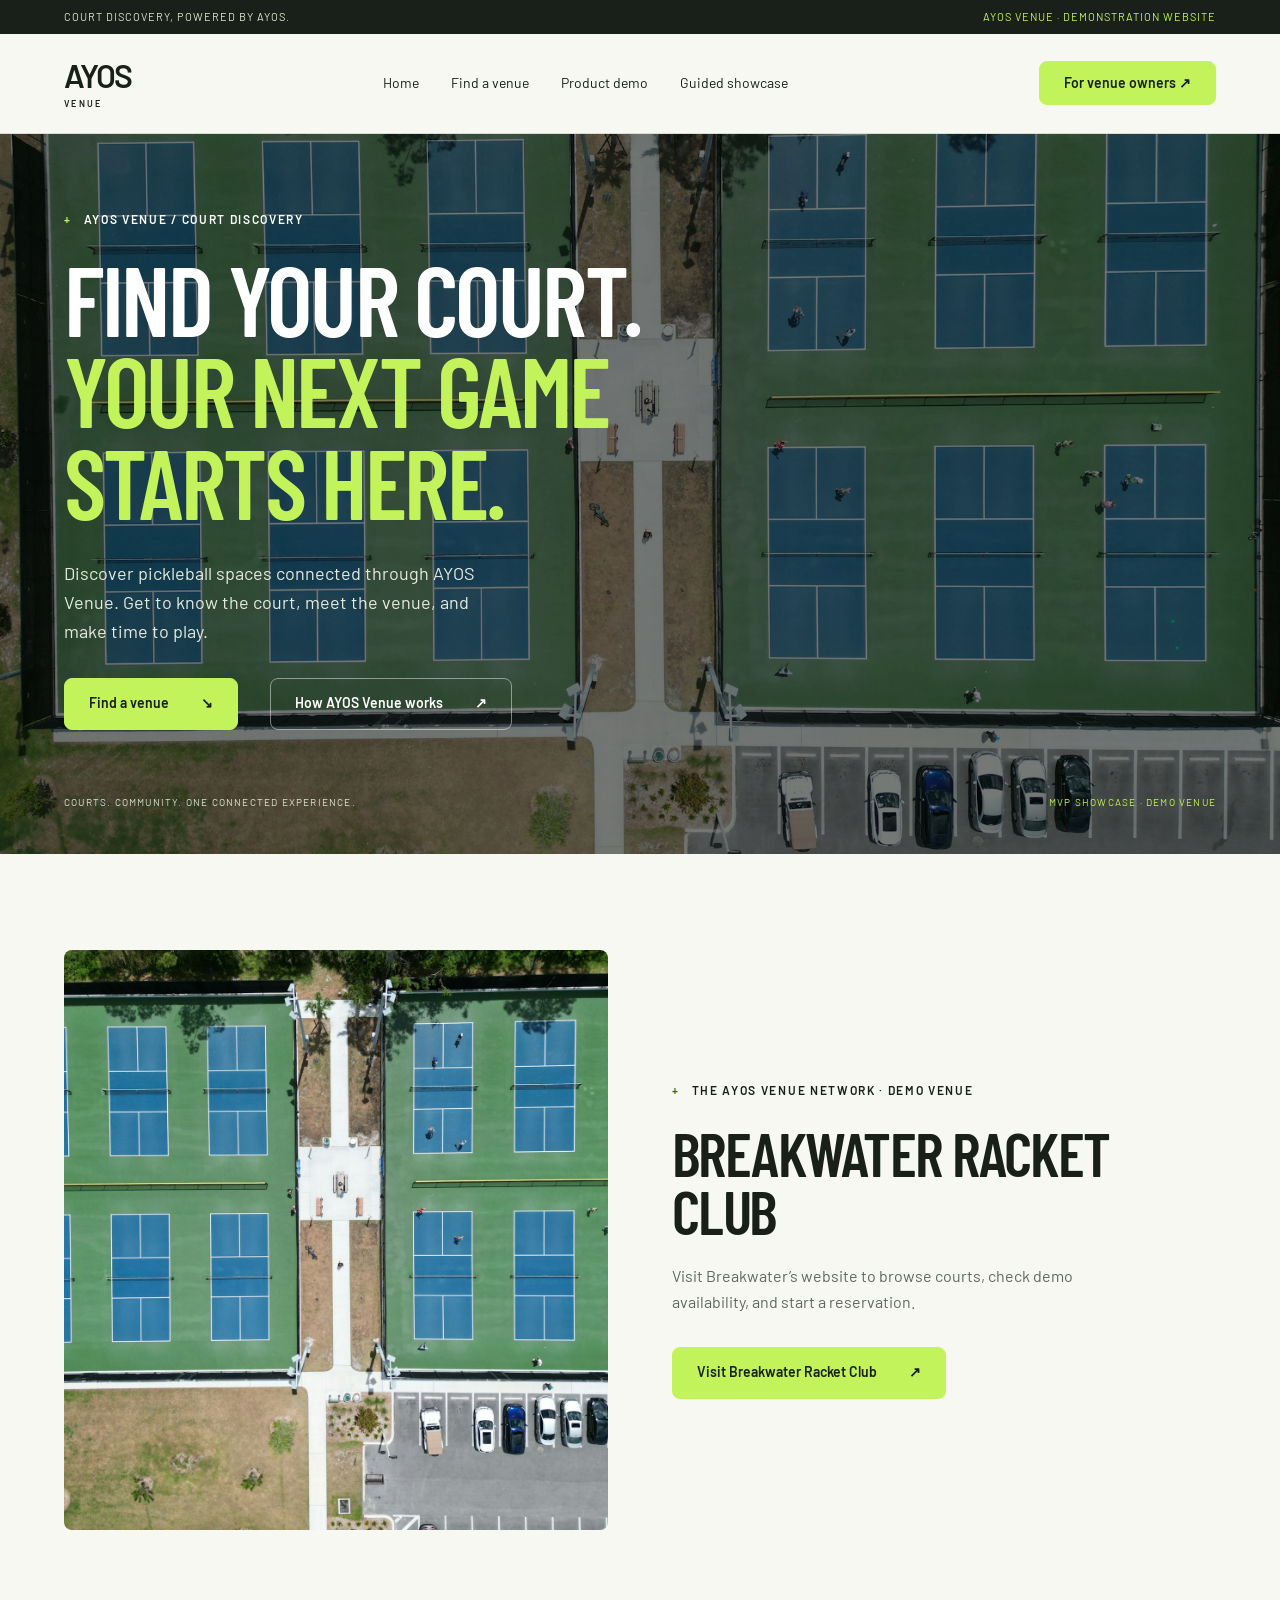
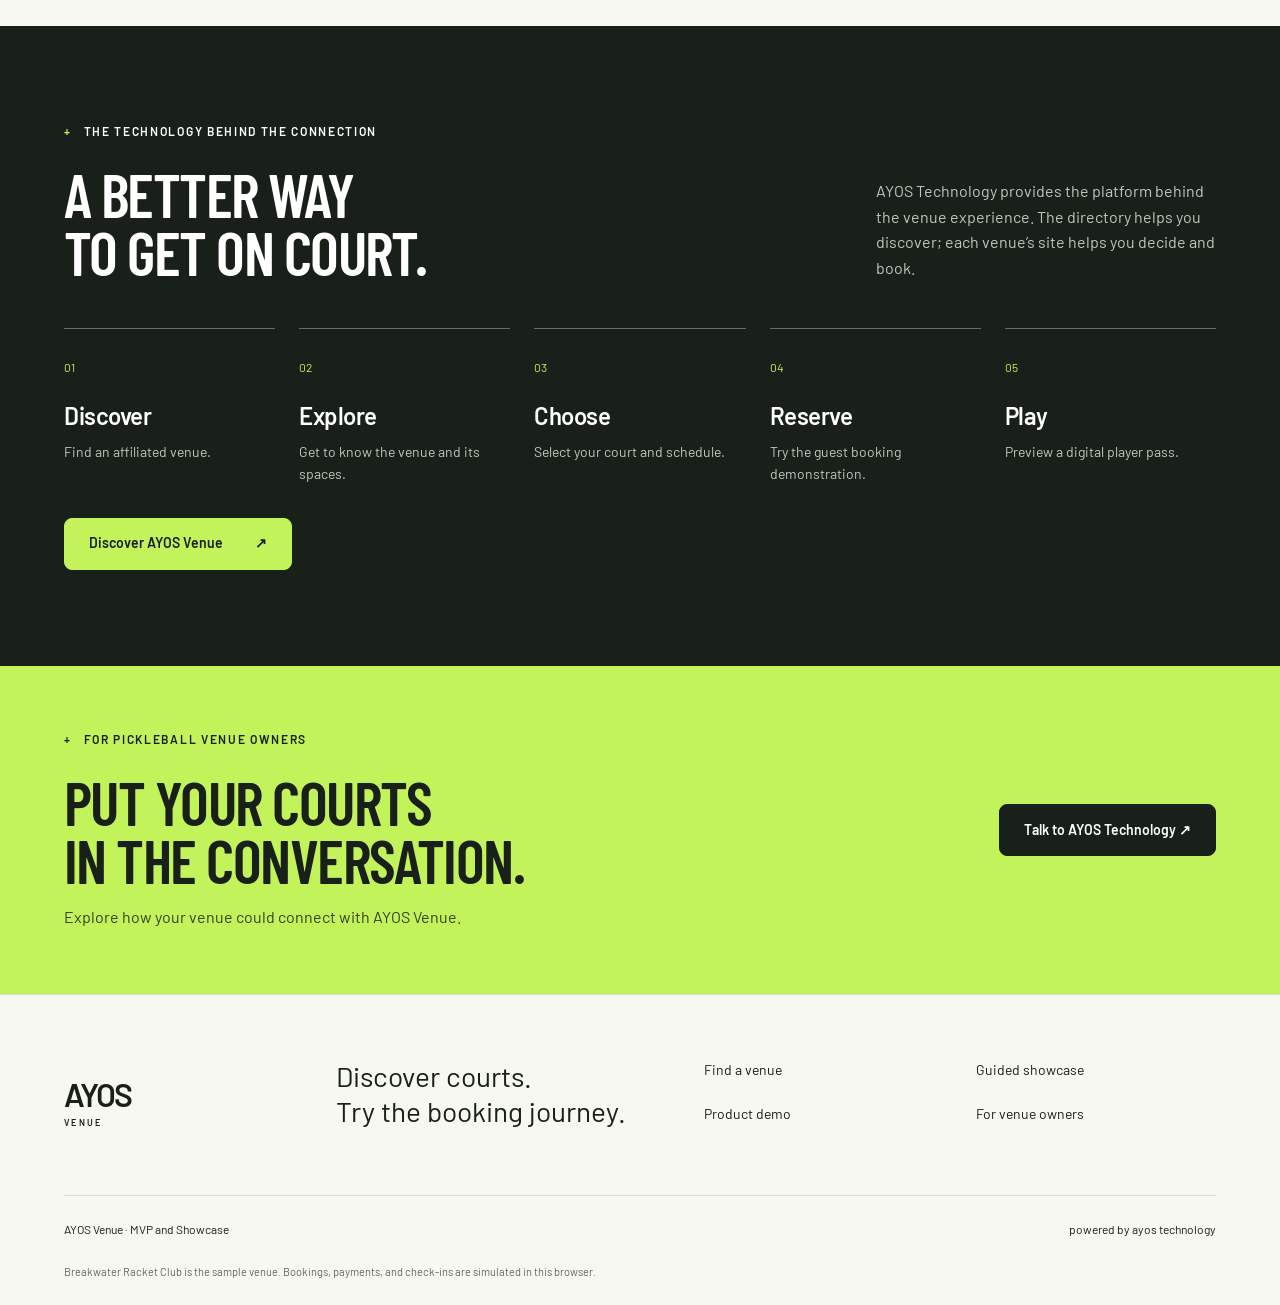
<file: index.html>
<!doctype html>
<html lang="en">
  <head>
    <meta charset="utf-8" />
    <meta name="viewport" content="width=device-width, initial-scale=1" />
    <title>AYOS Venue | MVP and Showcase</title>
    <meta
      name="description"
      content="Discover pickleball courts connected to AYOS Venue, explore venue websites, and try a guest booking demonstration."
    />
    <meta name="robots" content="noindex,nofollow" />
    <meta
      property="og:title"
      content="AYOS Venue | MVP and Showcase"
    />
    <meta property="og:type" content="website" />
    <meta property="og:url" />

    <meta
      property="og:description"
      content="Find courts. Meet venues. Get on court with AYOS Venue."
    />
    <meta property="og:image" content="client-venue/assets/pickleball-courts.jpg" />

    <link rel="icon" href="assets/favicon.svg" />
    <link
      rel="preload"
      href="assets/fonts/BarlowCondensed-SemiBold.ttf"
      as="font"
      type="font/ttf"
      crossorigin
    />
    <link rel="stylesheet" href="style.css" />
    <link rel="stylesheet" href="energy.css" />
    <link rel="stylesheet" href="directory.css" />
    <script src="client-venue/data.js" defer></script>
    <script src="app.js?v=venue-nav" defer></script>
    <script src="affiliates.js?v=venue-nav" defer></script>
    <script src="router.js?v=venue-nav" defer></script>
    <script src="motion.js" defer></script>
  </head>
  <body>
    <div class="reading-progress" aria-hidden="true"></div>
    <a class="skip" href="#main">Skip to content</a>
    <div class="demo-bar">
      Court discovery, powered by AYOS.
      <span>AYOS Venue · Demonstration website</span>
    </div>
    <header>
      <a class="brand" href="#/" aria-label="AYOS Venue home"><span class="ayos-mark">AYOS<span>VENUE</span></span></a>
      <nav aria-label="Main navigation">
        <a href="#/">Home</a>
        <a href="#/courts">Find a venue</a>
        <a href="#/ayos-venue">Product demo</a>
        <a href="#/showcase">Guided showcase</a>
      </nav>
      <a class="button small" href="#/contact?type=demo">For venue owners ↗</a>
      <button class="menu-toggle" aria-expanded="false" aria-controls="mobile-menu" aria-label="Open navigation">☰</button>
    </header>
    <nav id="mobile-menu" class="mobile-menu" hidden aria-label="More navigation">
      <a href="#/">Home</a>
      <a href="#/courts">Find a venue</a>
      <a href="#/ayos-venue">Product demo</a>
      <a href="#/showcase">Guided showcase</a>
      <a href="#/contact?type=demo">For venue owners</a>
    </nav>
    <main id="main">
      <noscript
        >This interactive court directory needs JavaScript enabled. No Java or
        backend is required.</noscript
      >
      <div class="loading wrap">
        <span class="eyebrow">AYOS VENUE</span>
        <div class="skeleton"></div>
        <div class="skeleton short"></div>
      </div>
    </main>
    <footer>
      <div class="footer-top">
        <a class="brand" href="#/"><span class="ayos-mark">AYOS<span>VENUE</span></span></a>
        <p>Discover courts.<br />Try the booking journey.</p>
        <div><a href="#/courts">Find a venue</a><a href="#/ayos-venue">Product demo</a></div>
        <div><a href="#/showcase">Guided showcase</a><a href="#/contact?type=demo">For venue owners</a></div>
      </div>
      <div class="footer-bottom"><span>AYOS Venue · MVP and Showcase</span><a href="#/ayos-venue">powered by ayos technology</a></div>
      <p class="fine">Breakwater Racket Club is the sample venue. Bookings, payments, and check-ins are simulated in this browser.</p>
    </footer>
    <div id="toast" role="status" aria-live="polite"></div>
  </body>
</html>
</file>
<file: style.css>
:root {
  --bg: #f8f7f3;
  --paper: #fff;
  --ink: #242721;
  --muted: #6b6e65;
  --line: #dddcd4;
  --accent: #a94e32;
  --radius: 8px;
}
* {
  box-sizing: border-box;
}
body {
  margin: 0;
  background: var(--bg);
  color: var(--ink);
  font:
    16px/1.6 Arial,
    Helvetica,
    sans-serif;
}
a {
  color: inherit;
  text-decoration: none;
}
button,
input,
select,
textarea {
  font: inherit;
}
button,
a,
input,
select,
textarea {
  touch-action: manipulation;
}
button {
  cursor: pointer;
}
button:disabled {
  cursor: not-allowed;
  opacity: 0.5;
}
a:focus-visible,
button:focus-visible,
input:focus-visible,
select:focus-visible,
textarea:focus-visible,
summary:focus-visible {
  outline: 3px solid var(--accent);
  outline-offset: 4px;
}
img {
  display: block;
  width: 100%;
  height: 100%;
  object-fit: cover;
}
h1,
h2,
h3,
p {
  margin: 0;
}
h1,
h2,
h3 {
  font-weight: 400;
  line-height: 1.08;
  letter-spacing: -0.035em;
}
h1 {
  font-size: clamp(48px, 6.5vw, 96px);
}
h2 {
  font-size: clamp(36px, 4vw, 60px);
}
h3 {
  font-size: 24px;
}
p {
  color: var(--muted);
}
button {
  border: 0;
}
header {
  height: 100px;
  padding: 0 5%;
  display: flex;
  align-items: center;
  justify-content: space-between;
  gap: 24px;
  border-bottom: 1px solid var(--line);
  background: var(--bg);
}
.demo-bar {
  font-size: 11px;
  letter-spacing: 0.09em;
  text-transform: uppercase;
  padding: 8px 5%;
  background: #292d26;
  color: #fafaf5;
  display: flex;
  justify-content: space-between;
}
.brand {
  display: flex;
  align-items: center;
  gap: 12px;
  font-weight: 600;
  line-height: 1;
  letter-spacing: 0.12em;
  font-size: 18px;
}
.brand small {
  display: block;
  font-size: 9px;
  letter-spacing: 0.3em;
  margin-top: 8px;
}
.brand-mark {
  font-size: 60px;
  letter-spacing: -0.12em;
  font-weight: 600;
  line-height: 0.8;
}
.brand-mark span {
  color: var(--accent);
}
header nav {
  display: flex;
  gap: 32px;
  font-size: 14px;
}
header nav a:hover,
footer a:hover {
  color: var(--accent);
}
.button {
  display: inline-flex;
  justify-content: center;
  align-items: center;
  gap: 32px;
  min-height: 52px;
  padding: 12px 24px;
  border-radius: 8px;
  background: var(--accent);
  color: white;
  border: 1px solid var(--accent);
  font-size: 14px;
  transition:
    background 0.18s ease-out,
    transform 0.18s ease-out;
}
.button:hover {
  background: #843b25;
}
.button:active {
  transform: translateY(1px);
}
.button.secondary {
  color: var(--ink);
  background: transparent;
  border-color: var(--line);
}
.button.secondary:hover {
  background: #eeede7;
}
.button.white {
  background: white;
  color: var(--ink);
  border-color: white;
}
.button.small {
  min-height: 44px;
  padding: 8px 24px;
}
.text-link {
  display: inline-flex;
  align-items: center;
  min-height: 44px;
  border-bottom: 1px solid currentColor;
  gap: 32px;
  font-size: 14px;
}
.wrap {
  max-width: 1440px;
  padding: 0 5%;
  margin: auto;
}
.section {
  padding-top: 96px;
  padding-bottom: 96px;
}
.eyebrow {
  display: block;
  font-size: 11px;
  letter-spacing: 0.16em;
  text-transform: uppercase;
  font-weight: 600;
  margin-bottom: 24px;
}
.eyebrow::before {
  content: "+";
  color: var(--accent);
  margin-right: 12px;
}
.hero {
  position: relative;
  min-height: 660px;
  height: calc(100svh - 132px);
  max-height: 900px;
  margin: 0 24px;
  overflow: hidden;
  color: white;
  display: flex;
  align-items: center;
}
.hero > img {
  position: absolute;
  inset: 0;
  filter: brightness(0.55);
}
.hero-content {
  position: relative;
  padding: 64px 5%;
  width: 100%;
}
.hero h1 {
  max-width: 780px;
}
.hero p {
  color: #eee;
  max-width: 420px;
  margin-top: 24px;
}
.hero .eyebrow {
  color: white;
}
.hero .eyebrow::before {
  color: white;
}
.hero-actions {
  display: flex;
  gap: 32px;
  align-items: center;
  margin-top: 32px;
  flex-wrap: wrap;
}
.hero .text-link {
  color: white;
}
.hero-foot {
  position: absolute;
  bottom: 32px;
  left: 5%;
  right: 5%;
  display: flex;
  justify-content: space-between;
  font-size: 11px;
  letter-spacing: 0.12em;
  text-transform: uppercase;
}
.hero-index {
  position: absolute;
  right: 5%;
  top: 48px;
  font-size: 12px;
}
.vertical-note {
  position: absolute;
  right: 24px;
  top: 50%;
  writing-mode: vertical-rl;
  font-size: 10px;
  letter-spacing: 0.18em;
}
.intro-strip {
  display: grid;
  grid-template-columns: 1.3fr 1fr 1fr 1fr;
  padding-top: 32px;
  padding-bottom: 32px;
  border-bottom: 1px solid var(--line);
  gap: 32px;
  align-items: center;
}
.intro-strip strong {
  font-size: 28px;
  font-weight: 400;
  display: block;
}
.intro-strip span {
  font-size: 12px;
  color: var(--muted);
}
.section-head {
  display: flex;
  justify-content: space-between;
  align-items: end;
  gap: 32px;
  margin-bottom: 48px;
}
.section-head h2 {
  max-width: 680px;
}
.section-head p {
  max-width: 340px;
}
.grid {
  display: grid;
  grid-template-columns: repeat(3, minmax(0, 1fr));
  gap: 24px;
}
.court-card .photo {
  height: 330px;
  overflow: hidden;
  position: relative;
  border-radius: 8px;
}
.court-card img {
  transition: transform 0.2s ease-out;
}
.court-card:hover img {
  transform: scale(1.025);
}
.photo-label {
  position: absolute;
  top: 16px;
  left: 16px;
  background: white;
  padding: 4px 12px;
  border-radius: 8px;
  font-size: 11px;
  letter-spacing: 0.06em;
}
.card-info {
  padding-top: 24px;
  display: flex;
  justify-content: space-between;
  align-items: start;
  gap: 12px;
}
.card-info p {
  font-size: 13px;
  margin-top: 8px;
}
.circle-arrow {
  border: 1px solid var(--line);
  border-radius: 8px;
  min-width: 44px;
  height: 44px;
  display: grid;
  place-items: center;
}
.sport-list {
  display: flex;
  border-top: 1px solid var(--line);
  flex-wrap: wrap;
}
.sport-list a {
  flex: 1;
  min-width: 160px;
  display: flex;
  gap: 24px;
  padding: 24px 16px;
  border-bottom: 1px solid var(--line);
  justify-content: space-between;
}
.sport-list a:hover {
  color: var(--accent);
  background: #efeee7;
}
.split {
  display: grid;
  grid-template-columns: 1fr 1fr;
  gap: 64px;
  align-items: center;
}
.split .large-photo {
  height: 580px;
  border-radius: 8px;
  overflow: hidden;
}
.split p {
  margin-top: 24px;
  max-width: 480px;
}
.split .button {
  margin-top: 32px;
}
.benefit {
  padding: 24px 0;
  border-bottom: 1px solid var(--line);
  display: flex;
  gap: 24px;
}
.benefit span {
  color: var(--accent);
  font-size: 12px;
}
.benefit p {
  margin-top: 8px;
  font-size: 14px;
}
.dark {
  background: #292d26;
  color: #fff;
}
.dark p {
  color: #c4c6bd;
}
.dark .eyebrow::before {
  color: #d79476;
}
.journey {
  display: grid;
  grid-template-columns: repeat(5, 1fr);
  gap: 24px;
  margin-top: 48px;
}
.journey div {
  border-top: 1px solid #686c60;
  padding-top: 24px;
}
.journey span {
  font-size: 12px;
  color: #b5b9ad;
}
.journey h3 {
  font-size: 24px;
  margin: 24px 0 12px;
}
.journey p {
  font-size: 14px;
}
.gallery-toolbar {
  display: flex;
  gap: 8px;
  margin-bottom: 32px;
  flex-wrap: wrap;
}
.chip {
  min-height: 44px;
  padding: 8px 16px;
  border: 1px solid var(--line);
  border-radius: 8px;
  background: transparent;
  color: var(--ink);
}
.chip[aria-pressed="true"],
.chip:hover {
  background: var(--ink);
  color: white;
  border-color: var(--ink);
}
.gallery {
  display: grid;
  grid-template-columns: 1.4fr 1fr 1fr;
  gap: 16px;
}
.gallery figure {
  margin: 0;
  position: relative;
  height: 360px;
  border-radius: 8px;
  overflow: hidden;
}
.gallery figcaption {
  position: absolute;
  bottom: 16px;
  left: 16px;
  background: white;
  padding: 4px 12px;
  font-size: 12px;
  border-radius: 8px;
}
.quote {
  font-size: clamp(28px, 3.4vw, 48px);
  line-height: 1.3;
  max-width: 900px;
  margin: 24px auto;
  text-align: center;
  letter-spacing: -0.02em;
}
.center {
  text-align: center;
}
.center .eyebrow {
  margin-bottom: 24px;
}
.center p {
  max-width: 600px;
  margin: 24px auto;
}
.cta {
  padding: 64px 5%;
  background: var(--accent);
  color: white;
  display: flex;
  justify-content: space-between;
  align-items: center;
  gap: 32px;
}
.cta p {
  color: #f4d8cc;
  margin-top: 16px;
}
.page-hero {
  padding-top: 64px;
  padding-bottom: 64px;
  border-bottom: 1px solid var(--line);
}
.page-hero h1 {
  max-width: 1000px;
}
.page-hero p {
  max-width: 600px;
  margin-top: 24px;
}
.page-hero .hero-actions {
  margin-top: 32px;
}
.note {
  font-size: 12px;
  color: var(--muted);
  padding: 16px 0;
}
.facts {
  display: grid;
  grid-template-columns: repeat(4, 1fr);
  gap: 24px;
  margin: 32px 0;
}
.facts div {
  border-top: 1px solid var(--line);
  padding-top: 16px;
}
.facts small {
  display: block;
  color: var(--muted);
  margin-bottom: 8px;
}
.amenities {
  display: flex;
  flex-wrap: wrap;
  gap: 12px;
  margin: 24px 0;
}
.amenities span {
  border: 1px solid var(--line);
  padding: 8px 16px;
  border-radius: 8px;
}
.booking-layout {
  display: grid;
  grid-template-columns: minmax(0, 1fr) 330px;
  gap: 48px;
  align-items: start;
}
.booking-main {
  min-width: 0;
}
.booking-side {
  padding: 24px;
  border: 1px solid var(--line);
  border-radius: 8px;
  background: white;
  position: sticky;
  top: 24px;
}
.booking-side h3 {
  margin-bottom: 24px;
}
.summary-row {
  display: flex;
  justify-content: space-between;
  gap: 16px;
  padding: 12px 0;
  border-bottom: 1px solid var(--line);
  font-size: 14px;
}
.total {
  font-size: 24px;
  display: flex;
  justify-content: space-between;
  padding-top: 24px;
}
.progress {
  display: flex;
  gap: 8px;
  flex-wrap: wrap;
  margin-bottom: 32px;
}
.progress span {
  font-size: 11px;
  padding: 8px 12px;
  border-bottom: 2px solid var(--line);
  color: var(--muted);
}
.progress .active {
  border-color: var(--accent);
  color: var(--accent);
}
.booking-main h2 {
  font-size: 36px;
  margin-bottom: 12px;
}
.booking-main > p {
  margin-bottom: 32px;
}
.choice-grid {
  display: grid;
  grid-template-columns: repeat(2, 1fr);
  gap: 16px;
}
.choice {
  position: relative;
  text-align: left;
  padding: 24px;
  background: white;
  color: var(--ink);
  border: 1px solid var(--line);
  border-radius: 8px;
  min-height: 100px;
}
.choice:hover,
.choice.selected {
  border-color: var(--accent);
  background: #f7eee8;
}
.choice strong {
  display: block;
  font-size: 20px;
  font-weight: 400;
}
.choice small {
  color: var(--muted);
}
.choice img {
  height: 140px;
  border-radius: 8px;
  margin-bottom: 16px;
}
.field {
  margin: 24px 0;
}
.field label {
  display: block;
  font-size: 14px;
  margin-bottom: 8px;
}
input,
select,
textarea {
  padding: 12px 16px;
  background: white;
  color: var(--ink);
  border: 1px solid #a4a69c;
  border-radius: 8px;
  width: 100%;
  min-height: 48px;
}
textarea {
  min-height: 120px;
  resize: vertical;
}
.slots {
  display: grid;
  grid-template-columns: repeat(4, 1fr);
  gap: 12px;
  margin: 24px 0;
}
.slot {
  padding: 16px 8px;
  border: 1px solid var(--line);
  border-radius: 8px;
  background: white;
  color: var(--ink);
  font-size: 14px;
}
.slot small {
  display: block;
  font-size: 10px;
  margin-top: 4px;
}
.slot.selected {
  background: var(--accent);
  border-color: var(--accent);
  color: white;
}
.slot.booked {
  background: #e5e4df;
  text-decoration: line-through;
}
.slot.held {
  border-style: dashed;
  background: #f0eee8;
}
.legend {
  display: flex;
  gap: 16px;
  flex-wrap: wrap;
  font-size: 11px;
  color: var(--muted);
}
.booking-actions {
  display: flex;
  gap: 16px;
  justify-content: space-between;
  margin-top: 32px;
}
.booking-actions .button {
  gap: 16px;
}
.error {
  color: #9a281d;
  background: #fff0ed;
  border: 1px solid #dfb8af;
  padding: 16px;
  border-radius: 8px;
  margin: 16px 0;
}
.rental-row {
  display: grid;
  grid-template-columns: 1fr 88px;
  align-items: center;
  gap: 24px;
  padding: 24px 0;
  border-bottom: 1px solid var(--line);
}
.rental-row h3 {
  font-size: 20px;
}
.rental-row p {
  font-size: 13px;
}
.pass-grid {
  display: grid;
  grid-template-columns: repeat(3, 1fr);
  gap: 24px;
  margin-top: 32px;
}
.pass {
  border: 1px solid var(--line);
  border-radius: 8px;
  background: white;
  overflow: hidden;
}
.pass-top {
  background: #292d26;
  color: white;
  padding: 24px;
}
.pass-body {
  padding: 24px;
}
.pass h3 {
  margin: 12px 0;
}
.pass img {
  width: 180px;
  height: 180px;
  margin: 16px auto;
  object-fit: contain;
}
.pass p {
  font-size: 13px;
}
.pass .button {
  width: 100%;
  margin-top: 16px;
}
.pass-footer {
  border-top: 1px dashed var(--line);
  padding: 16px 24px;
  font-size: 11px;
  display: flex;
  justify-content: space-between;
}
.mockup {
  background: #ecebe4;
  border: 1px solid var(--line);
  padding: 24px;
  border-radius: 8px;
}
.browser-bar {
  font-size: 11px;
  color: var(--muted);
  padding-bottom: 16px;
}
.mockup iframe {
  width: 100%;
  height: 570px;
  border: 0;
  background: var(--bg);
  border-radius: 8px;
}
.mockup.mobile {
  max-width: 390px;
  margin: auto;
}
.features details {
  padding: 24px 0;
  border-bottom: 1px solid var(--line);
}
summary {
  cursor: pointer;
  font-size: 24px;
  min-height: 44px;
}
.features details p {
  max-width: 780px;
  padding: 16px 0;
}
.tags {
  display: flex;
  gap: 8px;
  flex-wrap: wrap;
}
.tags span {
  font-size: 12px;
  padding: 8px 12px;
  background: #eeede7;
  border-radius: 8px;
}
.showcase-stage {
  min-height: 560px;
  position: relative;
  display: flex;
  align-items: end;
  overflow: hidden;
  border-radius: 8px;
  color: white;
}
.showcase-stage > img {
  position: absolute;
  filter: brightness(0.45);
}
.showcase-content {
  position: relative;
  padding: 48px;
  max-width: 800px;
}
.showcase-content p {
  color: white;
  margin-top: 24px;
}
.showcase-content .button {
  margin-top: 24px;
}
.showcase-controls {
  display: flex;
  align-items: center;
  justify-content: space-between;
  gap: 16px;
  margin-top: 24px;
}
.showcase-dots {
  display: flex;
  gap: 8px;
  flex-wrap: wrap;
}
.showcase-dots button {
  width: 32px;
  min-height: 44px;
  border-bottom: 2px solid var(--line);
  background: transparent;
}
.showcase-dots button.active {
  border-color: var(--accent);
  color: var(--accent);
}
.map-placeholder {
  height: 330px;
  display: flex;
  justify-content: center;
  align-items: center;
  text-align: center;
  background: #eeede7;
  border: 1px solid var(--line);
  border-radius: 8px;
  padding: 32px;
}
.contact-grid {
  display: grid;
  grid-template-columns: 1fr 1fr;
  gap: 64px;
}
.contact-grid h3 {
  margin-bottom: 16px;
}
footer {
  padding: 64px 5% 24px;
  border-top: 1px solid var(--line);
}
.footer-top {
  display: grid;
  grid-template-columns: 1fr 1.4fr 1fr 1fr;
  gap: 32px;
  margin-bottom: 48px;
}
.footer-top p {
  font-size: 28px;
  line-height: 1.25;
  color: var(--ink);
}
.footer-top > div a {
  display: block;
  font-size: 14px;
  min-height: 36px;
}
.footer-bottom {
  display: flex;
  justify-content: space-between;
  border-top: 1px solid var(--line);
  padding: 24px 0;
  font-size: 12px;
}
.fine {
  font-size: 11px;
  max-width: 900px;
}
.mobile-menu {
  padding: 24px 5%;
  border-bottom: 1px solid var(--line);
}
.mobile-menu a {
  display: block;
  min-height: 44px;
}
.menu-toggle {
  display: none;
  background: transparent;
  font-size: 24px;
  min-width: 44px;
  min-height: 44px;
}
.skip {
  position: fixed;
  top: -100px;
  left: 16px;
  background: white;
  padding: 12px;
  z-index: 100;
}
.skip:focus {
  top: 16px;
}
.skeleton {
  height: 100px;
  background: #e8e7e0;
  border-radius: 8px;
  margin-top: 24px;
}
.skeleton.short {
  width: 60%;
  height: 40px;
}
.loading {
  padding-top: 96px;
  padding-bottom: 96px;
}
#toast {
  position: fixed;
  bottom: 24px;
  left: 50%;
  transform: translateX(-50%);
  background: var(--ink);
  color: white;
  z-index: 10;
  padding: 12px 24px;
  border-radius: 8px;
  max-width: 90%;
  display: none;
}
.embed header,
.embed footer,
.embed .demo-bar {
  display: none;
}
.embed .section {
  padding: 24px;
}
.embed .booking-layout {
  display: block;
}
.embed .booking-side {
  position: static;
  margin-top: 24px;
}
.embed .progress {
  gap: 4px;
}
.embed .progress span {
  padding: 4px;
}
.embed .page-hero {
  padding: 24px;
}
.embed .page-hero h1 {
  font-size: 36px;
}
[hidden] {
  display: none !important;
}
@media (min-width: 1600px) {
  .hero-content {
    padding-left: max(5%, calc((100vw - 1340px) / 2));
  }
}
@media (max-width: 1000px) {
  header nav {
    gap: 16px;
    font-size: 12px;
  }
  .booking-layout {
    grid-template-columns: minmax(0, 1fr) 280px;
    gap: 24px;
  }
  .hero {
    min-height: 600px;
  }
  .split {
    gap: 32px;
  }
  .court-card .photo {
    height: 260px;
  }
  .pass-grid {
    grid-template-columns: repeat(2, 1fr);
  }
  .journey {
    grid-template-columns: repeat(3, 1fr);
  }
  .footer-top {
    grid-template-columns: 1fr 1fr;
  }
  .intro-strip {
    gap: 24px;
  }
}
@media (max-width: 767px) {
  header {
    height: 80px;
    padding: 0 5%;
    gap: 12px;
  }
  .demo-bar {
    font-size: 9px;
  }
  .demo-bar span {
    display: none;
  }
  header nav {
    display: none;
  }
  .menu-toggle {
    display: block;
  }
  header .brand {
    font-size: 14px;
  }
  .brand-mark {
    font-size: 48px;
  }
  header .button {
    padding: 8px 12px;
    font-size: 12px;
    gap: 12px;
  }
  .hero {
    margin: 0 12px;
    height: 720px;
    min-height: 0;
    max-height: calc(100svh - 104px);
  }
  .hero-content {
    padding: 48px 24px;
  }
  .hero h1 {
    font-size: clamp(48px, 11vw, 72px);
  }
  .hero p {
    font-size: 14px;
    max-width: 280px;
  }
  .hero-foot {
    font-size: 9px;
    bottom: 24px;
    left: 24px;
    right: 24px;
    gap: 16px;
  }
  .vertical-note {
    display: none;
  }
  .hero-index {
    right: 24px;
    top: 24px;
  }
  .section {
    padding-top: 64px;
    padding-bottom: 64px;
  }
  .section-head {
    display: block;
    margin-bottom: 32px;
  }
  .section-head p {
    margin-top: 24px;
  }
  .section-head .text-link {
    margin-top: 24px;
  }
  .grid {
    grid-template-columns: 1fr;
  }
  .court-card .photo {
    height: 360px;
  }
  .intro-strip {
    grid-template-columns: 1fr 1fr;
  }
  .intro-strip strong {
    font-size: 24px;
  }
  .split {
    grid-template-columns: 1fr;
    gap: 32px;
  }
  .split .large-photo {
    height: 400px;
  }
  .journey {
    grid-template-columns: 1fr 1fr;
  }
  .gallery {
    grid-template-columns: 1fr;
  }
  .gallery figure {
    height: 360px;
  }
  .cta {
    display: block;
    padding: 48px 5%;
  }
  .cta .button {
    margin-top: 32px;
  }
  .page-hero {
    padding-top: 48px;
    padding-bottom: 48px;
  }
  .facts {
    grid-template-columns: 1fr 1fr;
  }
  .booking-layout {
    grid-template-columns: 1fr;
  }
  .booking-side {
    position: static;
  }
  .choice-grid {
    gap: 12px;
  }
  .choice {
    padding: 16px;
  }
  .choice strong {
    font-size: 18px;
  }
  .choice img {
    height: 110px;
  }
  .slots {
    grid-template-columns: repeat(3, 1fr);
  }
  .progress {
    gap: 4px;
  }
  .progress span {
    padding: 8px 4px;
    font-size: 10px;
  }
  .pass-grid {
    grid-template-columns: 1fr;
  }
  .contact-grid {
    grid-template-columns: 1fr;
    gap: 48px;
  }
  .footer-top {
    gap: 32px;
  }
  .footer-top .brand {
    font-size: 14px;
  }
  .footer-bottom {
    gap: 24px;
    flex-direction: column;
  }
  .showcase-content {
    padding: 24px;
  }
  .showcase-content h2 {
    font-size: 40px;
  }
  .showcase-stage {
    min-height: 600px;
  }
  .showcase-controls {
    flex-wrap: wrap;
  }
  .mockup {
    padding: 12px;
  }
  .booking-actions .button {
    padding: 12px 16px;
  }
  .hero-actions {
    gap: 24px;
  }
  .sport-list a {
    min-width: 50%;
  }
  .showcase-dots {
    order: 3;
    width: 100%;
    justify-content: center;
  }
}
@media (prefers-reduced-motion: reduce) {
  *,
  *::before,
  *::after {
    scroll-behavior: auto !important;
    transition: none !important;
    animation: none !important;
  }
}
.ayos-mark {
  font-size: 32px;
  letter-spacing: -0.06em;
  line-height: 1;
  font-weight: 600;
}
.ayos-mark span {
  display: block;
  font-size: 9px;
  letter-spacing: 0.25em;
  margin-top: 8px;
}
.booking-main #step > p {
  margin: 16px 0 24px;
}
.summary-row > span {
  min-width: 0;
  overflow-wrap: anywhere;
}
.summary-row > span:last-child {
  text-align: right;
}
.journey p {
  color: var(--muted);
}
.dark .journey p {
  color: #c4c6bd;
}
@media print {
  header,
  footer,
  .demo-bar,
  .hero-actions,
  .button,
  .booking-actions {
    display: none !important;
  }
  .section {
    padding: 24px;
  }
  .pass {
    break-inside: avoid;
  }
  .pass-grid {
    grid-template-columns: repeat(2, 1fr);
  }
  .pass img {
    print-color-adjust: exact;
  }
}
</file>
<file: energy.css>
@font-face {
  font-family: Barlow;
  src: url("assets/fonts/Barlow-Regular.ttf") format("truetype");
  font-weight: 400;
  font-display: swap;
}
@font-face {
  font-family: Barlow;
  src: url("assets/fonts/Barlow-SemiBold.ttf") format("truetype");
  font-weight: 600;
  font-display: swap;
}
@font-face {
  font-family: "Barlow Condensed";
  src: url("assets/fonts/BarlowCondensed-SemiBold.ttf") format("truetype");
  font-weight: 600;
  font-display: swap;
}
:root {
  --bg: #f7f8f2;
  --ink: #192019;
  --muted: #60685f;
  --accent: #c3f35b;
  --focus: #426c14;
  --line: #d9ded2;
}
html {
  scroll-behavior: smooth;
}
body {
  font-family: Barlow, Arial, sans-serif;
}
h1,
h2 {
  font-family: "Barlow Condensed", Impact, sans-serif;
  font-weight: 600;
  text-transform: uppercase;
  line-height: 0.94;
  letter-spacing: -0.025em;
}
h1 {
  font-size: clamp(56px, 7.8vw, 120px);
}
h2 {
  font-size: clamp(40px, 4.8vw, 72px);
}
h3 {
  font-weight: 600;
  letter-spacing: -0.02em;
}
.eyebrow {
  font-size: 12px;
  letter-spacing: 0.14em;
}
.eyebrow::before {
  color: var(--focus);
}
a:focus-visible,
button:focus-visible,
input:focus-visible,
select:focus-visible,
textarea:focus-visible,
summary:focus-visible {
  outline-color: var(--focus);
}
.button {
  background: var(--accent);
  color: var(--ink);
  border-color: var(--accent);
  font-weight: 600;
  transition:
    background 0.18s ease-out,
    transform 0.18s ease-out,
    box-shadow 0.18s ease-out;
}
.button:hover {
  background: #acd94b;
  border-color: #acd94b;
  transform: translateY(-2px);
}
.button span {
  display: inline-block;
  transition: transform 0.18s ease-out;
}
.button:hover span {
  transform: translate(3px, -3px);
}
.button:active {
  transform: translateY(0);
}
.button.secondary {
  background: transparent;
  border-color: var(--line);
  color: var(--ink);
}
.button.secondary:hover {
  background: #e9eedf;
  border-color: #a5b497;
}
.button.white {
  background: white;
  color: var(--ink);
  border-color: white;
}
.text-link {
  font-weight: 600;
  transition: gap 0.18s ease-out;
}
.text-link:hover {
  gap: 40px;
}
.brand-mark span {
  color: var(--focus);
}
header {
  position: relative;
  z-index: 5;
  transition: border-color 0.2s ease-out;
}
header.has-scrolled {
  border-color: #a9b59e;
}
.demo-bar {
  background: var(--ink);
  color: #dbe4cf;
}
.demo-bar span {
  color: var(--accent);
}
.reading-progress {
  position: fixed;
  top: 0;
  left: 0;
  width: 100%;
  height: 3px;
  background: var(--accent);
  z-index: 100;
  transform: scaleX(0);
  transform-origin: left;
  pointer-events: none;
}
.hero {
  background: var(--ink);
  min-height: 700px;
}
.hero > img {
  filter: brightness(0.56) saturate(0.84);
  transform: translate3d(0, var(--parallax-y, 0px), 0) scale(1.14);
  will-change: transform;
}
.hero h1 {
  font-size: clamp(72px, 9.3vw, 144px);
  line-height: 0.88;
  max-width: 1000px;
}
.hero h1 .line {
  display: block;
  overflow: hidden;
  padding-bottom: 0.05em;
}
.hero h1 .line-inner {
  display: block;
  animation: headline-in 0.8s cubic-bezier(0.2, 0.7, 0.2, 1) both;
  animation-delay: var(--line-delay, 0ms);
}
.hero h1 .accent-line {
  color: var(--accent);
}
.hero .eyebrow::before {
  color: var(--accent);
}
.hero p {
  font-size: 18px;
  max-width: 370px;
}
.hero-content {
  padding-top: 48px;
  padding-bottom: 64px;
}
.hero-actions {
  animation: soft-in 0.7s ease-out 0.45s both;
}
.hero-foot {
  font-size: 11px;
}
.hero-foot > a {
  color: var(--accent);
}
.hero-index {
  border-left: 2px solid var(--accent);
  padding-left: 16px;
}
.hero-court-tag {
  position: absolute;
  bottom: 112px;
  right: 5%;
  border: 1px solid #ffffff55;
  padding: 16px 24px;
  display: flex;
  gap: 24px;
  align-items: center;
  background: #19201966;
  animation: soft-in 0.8s ease-out 0.6s both;
}
.hero-court-tag strong {
  font-family: "Barlow Condensed", Impact, sans-serif;
  font-size: 36px;
  line-height: 1;
  color: var(--accent);
}
.hero-court-tag span {
  font-size: 12px;
  line-height: 1.4;
}
.court-line-icon {
  width: 56px;
  height: 76px;
  border: 1px solid #ffffff99;
  position: relative;
  transform: rotate(12deg);
}
.court-line-icon::before {
  content: "";
  position: absolute;
  top: 50%;
  left: -4px;
  right: -4px;
  border-top: 1px solid var(--accent);
}
.court-line-icon::after {
  content: "";
  position: absolute;
  inset: 28% 0;
  border-top: 1px solid #ffffff99;
  border-bottom: 1px solid #ffffff99;
}
.intro-strip strong {
  font-family: "Barlow Condensed", Impact, sans-serif;
  font-weight: 600;
  font-size: 36px;
  text-transform: uppercase;
}
.kinetic-band {
  overflow: hidden;
  border-bottom: 1px solid var(--line);
  padding: 32px 0;
  background: var(--accent);
}
.kinetic-type {
  font:
    600 clamp(64px, 10vw, 160px) / 0.9 "Barlow Condensed",
    Impact,
    sans-serif;
  white-space: nowrap;
  letter-spacing: -0.03em;
  text-transform: uppercase;
  transform: translateX(var(--type-x, 0));
  color: var(--ink);
  text-align: center;
}
.kinetic-type span {
  -webkit-text-stroke: 1px var(--ink);
  color: transparent;
}
.court-card .photo {
  border-radius: 8px;
  isolation: isolate;
}
.court-card .photo::after {
  content: "";
  position: absolute;
  inset: 0;
  border: 0 solid var(--accent);
  transition: border-width 0.18s ease-out;
  pointer-events: none;
}
.court-card:hover .photo::after {
  border-width: 5px;
}
.court-card img {
  transition:
    transform 0.55s cubic-bezier(0.2, 0.7, 0.2, 1),
    filter 0.3s ease-out;
}
.court-card:hover img {
  transform: scale(1.055);
  filter: saturate(1.08);
}
.photo-label {
  background: var(--accent);
  font-weight: 600;
  color: var(--ink);
  text-transform: uppercase;
}
.circle-arrow {
  transition:
    background 0.18s ease-out,
    transform 0.18s ease-out;
}
.court-card:hover .circle-arrow {
  background: var(--accent);
  border-color: var(--accent);
  transform: rotate(-8deg);
}
.dark {
  background: var(--ink);
}
.dark .eyebrow::before {
  color: var(--accent);
}
.dark .journey span {
  color: var(--accent);
}
.cta {
  background: var(--accent);
  color: var(--ink);
}
.cta p {
  color: #354126;
}
.cta .eyebrow::before {
  color: var(--ink);
}
.cta .button.white {
  background: var(--ink);
  border-color: var(--ink);
  color: white;
}
.cta .button:hover {
  background: #303c28;
}
.choice.selected,
.choice:hover {
  border-color: var(--focus);
  background: #edf5df;
}
.choice {
  transition:
    background 0.18s ease-out,
    border-color 0.18s ease-out,
    transform 0.18s ease-out;
}
.choice:hover {
  transform: translateY(-2px);
}
.slot.selected {
  background: var(--accent);
  color: var(--ink);
  border-color: var(--focus);
}
.slot {
  transition:
    background 0.18s ease-out,
    transform 0.18s ease-out;
}
.slot:not(:disabled):hover {
  transform: translateY(-2px);
  border-color: var(--focus);
}
.benefit span,
.progress .active {
  color: var(--focus);
}
.progress .active {
  border-color: var(--focus);
}
.booking-main h2 {
  font-size: 44px;
}
.pass-top {
  background: var(--ink);
  border-top: 6px solid var(--accent);
}
.pass-top .eyebrow::before {
  color: var(--accent);
}
.pass-footer {
  background: #edf2e5;
}
.showcase-content h2 {
  font-size: clamp(52px, 6vw, 88px);
}
.showcase-content {
  animation: soft-in 0.45s ease-out both;
}
.showcase-stage > img {
  animation: image-in 0.8s ease-out both;
}
.showcase-dots button.active {
  color: var(--focus);
  border-color: var(--focus);
}
#step {
  animation: step-in 0.3s ease-out both;
}
.motion-ready [data-reveal] {
  opacity: 0;
  transform: translateY(32px);
  transition:
    opacity 0.65s ease-out,
    transform 0.65s cubic-bezier(0.2, 0.7, 0.2, 1);
  transition-delay: var(--reveal-delay, 0ms);
}
.motion-ready [data-reveal].is-visible {
  opacity: 1;
  transform: translateY(0);
}
.company-hero {
  position: relative;
  min-height: 650px;
  display: flex;
  align-items: center;
  overflow: hidden;
  background: var(--ink);
  color: white;
}
.company-hero > .company-background {
  position: absolute;
  inset: 0;
  opacity: 0.22;
  filter: grayscale(1);
  height: 100%;
  width: 100%;
  object-fit: cover;
}
.company-hero .company-content {
  position: relative;
  max-width: 1000px;
  padding: 80px 0;
}
.company-hero p {
  color: #c8d3bd;
  max-width: 560px;
  margin-top: 32px;
  font-size: 20px;
}
.company-hero .eyebrow::before {
  color: var(--accent);
}
.company-hero .button.secondary {
  color: white;
}
.company-hero .button.secondary:hover {
  background: #34452b;
}
.company-hero .hero-actions {
  margin-top: 32px;
}
.company-word {
  position: absolute;
  right: 3%;
  bottom: -0.2em;
  font:
    600 clamp(120px, 22vw, 360px) / 1 "Barlow Condensed",
    Impact,
    sans-serif;
  color: transparent;
  -webkit-text-stroke: 1px #ffffff1f;
  pointer-events: none;
}
.company-hero h1 {
  max-width: 900px;
}
.company-hero .accent-line {
  color: var(--accent);
}
@view-transition {
  navigation: auto;
}
::view-transition-old(root) {
  animation: page-out 0.18s ease-out both;
}
::view-transition-new(root) {
  animation: page-in 0.25s ease-out both;
}
@keyframes headline-in {
  from {
    transform: translateY(110%);
  }
  to {
    transform: translateY(0);
  }
}
@keyframes soft-in {
  from {
    opacity: 0;
    transform: translateY(20px);
  }
  to {
    opacity: 1;
    transform: translateY(0);
  }
}
@keyframes image-in {
  from {
    transform: scale(1.04);
    opacity: 0.5;
  }
  to {
    transform: scale(1);
    opacity: 1;
  }
}
@keyframes step-in {
  from {
    opacity: 0.25;
    transform: translateY(8px);
  }
  to {
    opacity: 1;
    transform: translateY(0);
  }
}
@keyframes page-out {
  to {
    opacity: 0;
    transform: translateY(-8px);
  }
}
@keyframes page-in {
  from {
    opacity: 0;
    transform: translateY(8px);
  }
  to {
    opacity: 1;
    transform: translateY(0);
  }
}
@media (max-width: 1000px) {
  .hero-court-tag {
    bottom: 96px;
    padding: 12px 16px;
  }
  .hero-court-tag .court-line-icon {
    display: none;
  }
  .hero h1 {
    font-size: clamp(64px, 10.5vw, 120px);
  }
}
@media (max-width: 767px) {
  .hero {
    min-height: 650px;
    max-height: none;
    height: calc(100svh - 110px);
  }
  .hero h1 {
    font-size: clamp(64px, 15.2vw, 108px);
    line-height: 0.91;
  }
  .hero-content {
    padding: 48px 24px 112px;
  }
  .hero p {
    font-size: 16px;
    margin-top: 24px;
    max-width: 280px;
  }
  .hero-court-tag {
    right: 24px;
    bottom: 64px;
    border: 0;
    background: transparent;
    padding: 0;
    gap: 12px;
  }
  .hero-court-tag strong {
    font-size: 24px;
  }
  .hero-court-tag span {
    font-size: 10px;
  }
  .hero .hero-foot {
    align-items: end;
    font-size: 9px;
  }
  .hero-foot > span {
    max-width: 130px;
  }
  .hero .hero-index {
    font-size: 10px;
  }
  .hero-actions {
    gap: 16px;
  }
  .kinetic-band {
    padding: 24px 0;
  }
  .company-hero {
    min-height: 640px;
  }
  .company-hero .company-content {
    padding: 64px 0;
  }
  .company-hero h1 {
    font-size: clamp(56px, 14vw, 88px);
  }
  .company-hero p {
    font-size: 18px;
  }
  .company-word {
    font-size: 160px;
  }
  .booking-main h2 {
    font-size: 40px;
  }
}
@media (prefers-reduced-motion: reduce) {
  html {
    scroll-behavior: auto;
  }
  .motion-ready [data-reveal] {
    opacity: 1;
    transform: none;
    transition: none;
  }
  .hero > img {
    transform: none !important;
    will-change: auto;
  }
  .hero h1 .line-inner,
  .hero-actions,
  .hero-court-tag,
  .showcase-content,
  .showcase-stage > img,
  #step {
    animation: none;
  }
  .kinetic-type {
    transform: none;
  }
  ::view-transition-old(root),
  ::view-transition-new(root) {
    animation: none;
  }
}

#step > h2,
#step > .choice-grid,
#step > .slots,
#step > .mockup,
#step > form {
  animation: step-in 0.3s ease-out both;
}
@media (prefers-reduced-motion: reduce) {
  #step > h2,
  #step > .choice-grid,
  #step > .slots,
  #step > .mockup,
  #step > form {
    animation: none;
  }
}
header nav a {
  min-height: 44px;
  display: inline-flex;
  align-items: center;
}
.footer-top > div a {
  min-height: 44px;
}
.showcase-dots button {
  min-width: 44px;
}
.gallery figure {
  animation: soft-in 0.3s ease-out both;
}
header .brand {
  flex-shrink: 0;
}
header > .button {
  white-space: nowrap;
}
.mobile-menu:not([hidden]) {
  animation: soft-in 0.2s ease-out both;
}
@media (prefers-reduced-motion: reduce) {
  .gallery figure {
    animation: none;
  }
}
</file>
<file: directory.css>
.network-hero {
  position: relative;
  min-height: 720px;
  background: var(--ink);
  color: white;
  overflow: hidden;
  display: flex;
  align-items: center;
}
.network-image,
.network-shade {
  position: absolute;
  inset: 0;
}
.network-image img {
  object-position: center;
  filter: brightness(0.58);
}
.network-shade {
  background: rgba(15, 24, 16, 0.22);
}
.network-content {
  position: relative;
  width: 100%;
  padding-top: 64px;
  padding-bottom: 32px;
}
.network-content h1 {
  font-size: clamp(64px, 7.6vw, 120px);
  max-width: 1050px;
}
.network-content h1 span {
  color: var(--accent);
}
.network-content > .eyebrow::before {
  color: var(--accent);
}
.network-content > p {
  color: #e5ebdd;
  max-width: 440px;
  margin-top: 32px;
  font-size: 18px;
}
.network-content .button.secondary {
  color: white;
  border-color: #ffffff77;
}
.network-content .button.secondary:hover {
  background: #23321a;
}
.network-caption {
  display: flex;
  justify-content: space-between;
  gap: 24px;
  margin-top: 64px;
  font-size: 10px;
  letter-spacing: 0.12em;
  color: #dbe5cf;
}
.network-caption span:last-child {
  color: var(--accent);
}
.network-search {
  padding-top: 96px;
  padding-bottom: 96px;
  scroll-margin-top: 24px;
}
.search-panel {
  display: grid;
  grid-template-columns: 1.5fr 1fr auto;
  gap: 24px;
  align-items: end;
  padding: 24px;
  border: 1px solid var(--line);
  background: white;
  border-radius: 8px;
}
.search-panel .field {
  margin: 0;
}
.search-panel .button {
  min-height: 50px;
}
.directory-meta {
  display: flex;
  align-items: center;
  justify-content: space-between;
  gap: 24px;
  margin: 32px 0 24px;
  font-size: 14px;
}
.directory-meta > span {
  font-size: 10px;
  letter-spacing: 0.08em;
  color: var(--muted);
}
.network-grid {
  display: grid;
  grid-template-columns: 1fr 1fr;
  gap: 32px;
}
.affiliate-card {
  min-width: 0;
  animation: soft-in 0.35s ease-out both;
}
.affiliate-photo {
  height: 360px;
  display: block;
  position: relative;
  border-radius: 8px;
  overflow: hidden;
}
.affiliate-photo img {
  transition: transform 0.5s ease-out;
}
.affiliate-photo:hover img {
  transform: scale(1.05);
}
.affiliate-card:nth-child(2) .affiliate-photo img {
  object-position: 85% center;
}
.court-number {
  position: absolute;
  bottom: 16px;
  right: 24px;
  color: white;
  font:
    600 64px/1 "Barlow Condensed",
    Impact,
    sans-serif;
}
.affiliate-info {
  padding-top: 24px;
}
.affiliate-venue {
  display: flex;
  justify-content: space-between;
  font-size: 11px;
  letter-spacing: 0.1em;
  text-transform: uppercase;
  color: var(--muted);
  margin-bottom: 12px;
}
.affiliate-info h3 {
  font-size: 32px;
  margin-bottom: 12px;
}
.affiliate-info > p {
  font-size: 14px;
}
.affiliate-bottom {
  display: flex;
  justify-content: space-between;
  align-items: center;
  gap: 16px;
  margin-top: 24px;
  padding-top: 24px;
  border-top: 1px solid var(--line);
  font-size: 14px;
}
.affiliate-bottom strong {
  font-size: 24px;
  font-weight: 600;
}
.affiliate-bottom small {
  display: block;
  color: var(--muted);
}
.affiliate-info > .text-link {
  font-size: 12px;
  margin-top: 16px;
}
.network-facts {
  display: flex;
  gap: 48px;
  margin-top: 32px;
}
.network-facts strong {
  font:
    600 48px/1 "Barlow Condensed",
    Impact,
    sans-serif;
  display: block;
}
.network-facts span {
  display: block;
  font-size: 12px;
  margin-top: 8px;
  color: var(--muted);
}
.directory-empty {
  grid-column: 1/-1;
  padding: 48px 24px;
  border: 1px solid var(--line);
  border-radius: 8px;
  text-align: center;
}
.directory-empty p {
  margin: 16px 0 24px;
}
.demo-reset {
  background: transparent;
  text-decoration: underline;
  color: inherit;
  min-height: 44px;
  padding: 8px 0;
  font-size: 12px;
}
.network-hero h1 {
  animation: soft-in 0.7s ease-out both;
}
.network-hero .hero-actions {
  animation-delay: 0.15s;
}
@media (max-width: 767px) {
  .network-hero {
    min-height: 700px;
  }
  .network-content {
    padding-top: 48px;
  }
  .network-content h1 {
    font-size: clamp(64px, 15vw, 100px);
  }
  .network-content > p {
    font-size: 16px;
    max-width: 290px;
  }
  .network-caption {
    flex-direction: column;
    gap: 12px;
    margin-top: 48px;
  }
  .network-grid {
    grid-template-columns: 1fr;
  }
  .search-panel {
    grid-template-columns: 1fr;
    gap: 16px;
    padding: 16px;
  }
  .search-panel .button {
    width: 100%;
  }
  .network-search {
    padding-top: 64px;
    padding-bottom: 64px;
  }
  .affiliate-photo {
    height: 340px;
  }
  .directory-meta {
    align-items: start;
  }
  .directory-meta > span {
    max-width: 130px;
    text-align: right;
  }
  .affiliate-bottom .button {
    padding: 12px 16px;
    gap: 12px;
  }
  .network-facts {
    gap: 32px;
  }
}
@media (prefers-reduced-motion: reduce) {
  .network-hero h1,
  .affiliate-card {
    animation: none;
  }
  .affiliate-photo img {
    transition: none;
  }
}
</file>
